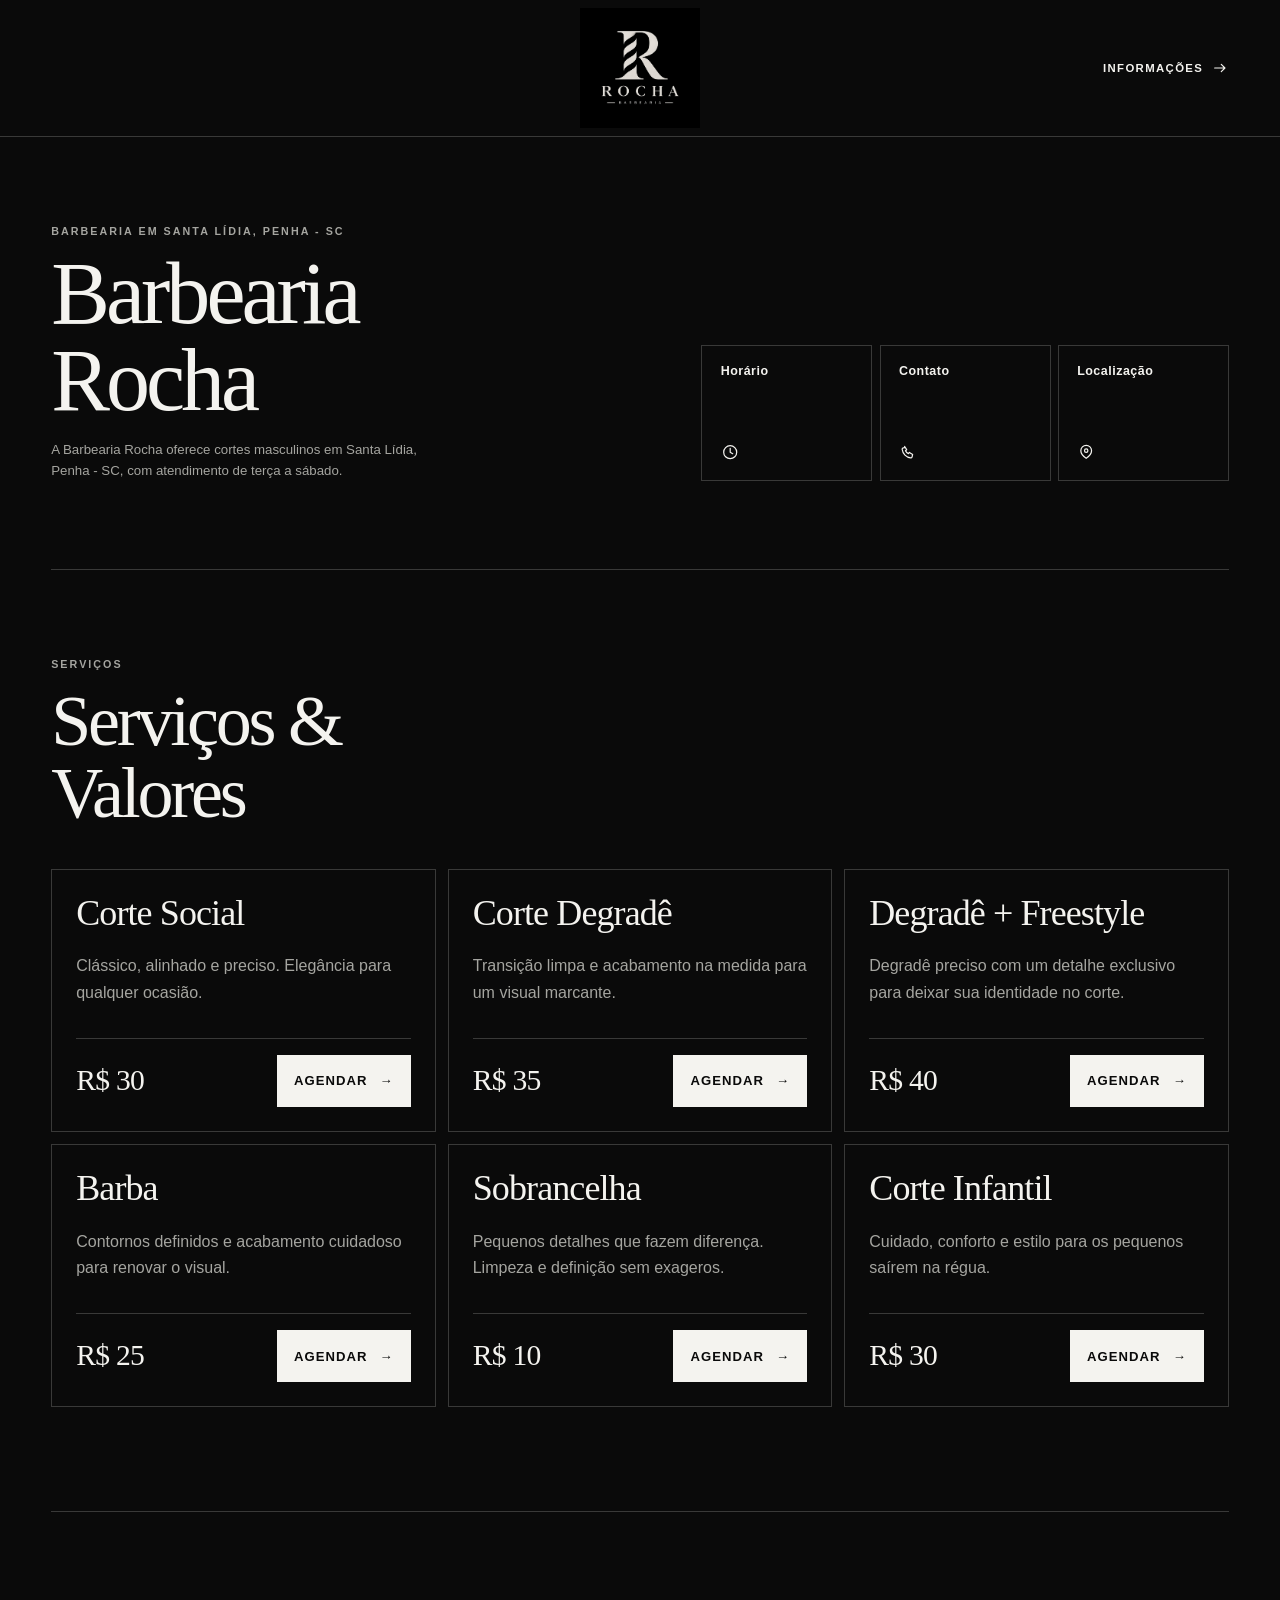
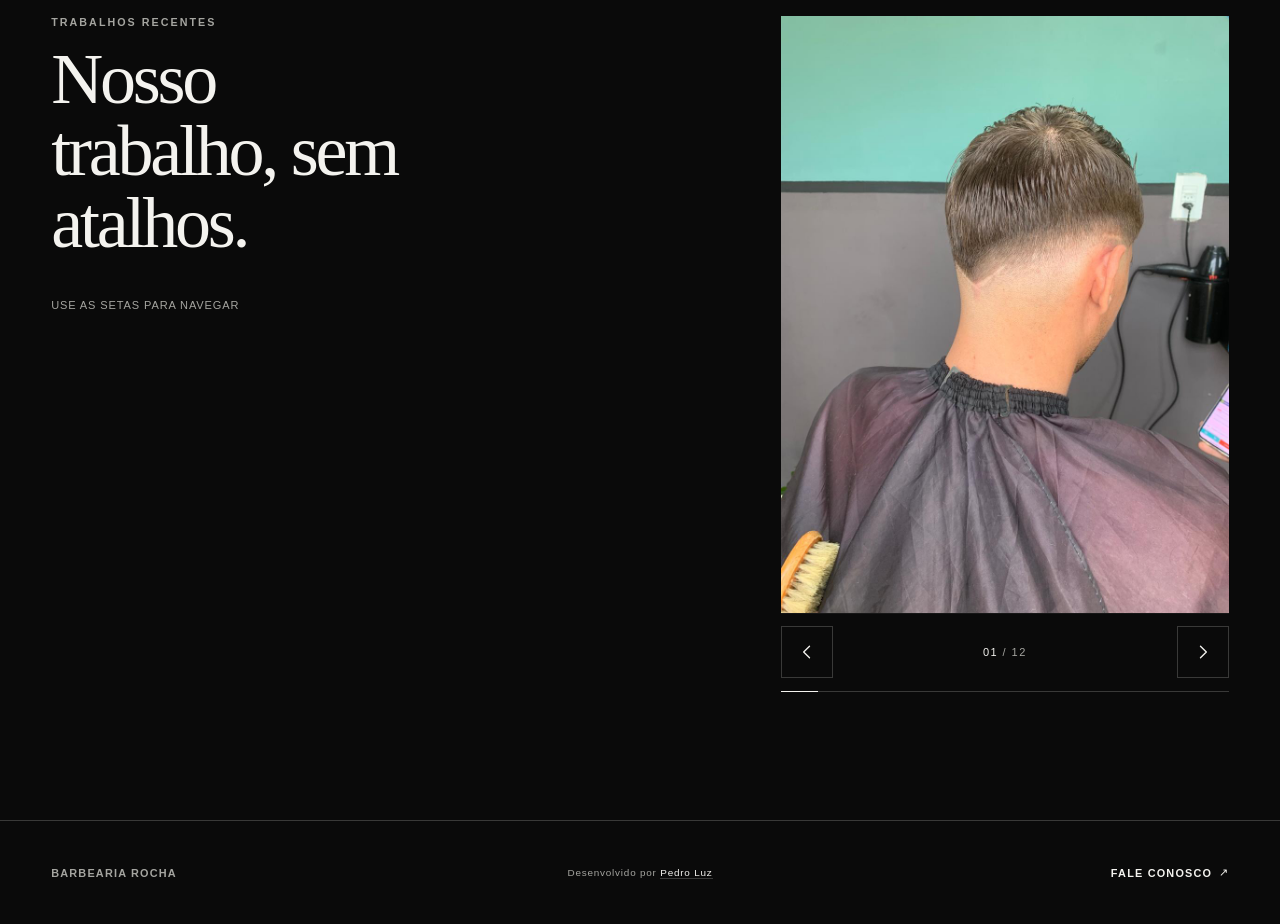
<file: index.html>
<!doctype html>
<html lang="pt-BR">
  <head>
    <meta charset="UTF-8" />
    <meta name="viewport" content="width=device-width, initial-scale=1" />
    <meta
      name="description"
      content="Barbearia Rocha em Santa Lídia, Penha - SC. Cortes masculinos com qualidade e atenção aos detalhes. Confira horários, localização e fale conosco pelo WhatsApp."
    />
    <meta name="theme-color" content="#0a0a0a" />
    <title>Barbearia Rocha | Barbearia em Santa Lídia, Penha - SC</title>
    <link rel="canonical" href="https://barbeariarocha.app.br/" />
    <meta property="og:type" content="website" />
    <meta property="og:title" content="Barbearia Rocha | Barbearia em Santa Lídia, Penha - SC" />
    <meta
      property="og:description"
      content="Barbearia Rocha em Santa Lídia, Penha - SC. Cortes masculinos com qualidade e atenção aos detalhes. Confira horários, localização e fale conosco pelo WhatsApp."
    />
    <meta property="og:url" content="https://barbeariarocha.app.br/" />
    <meta property="og:site_name" content="Barbearia Rocha" />
    <meta property="og:image" content="https://barbeariarocha.app.br/assets/rocha%20barbearia%20logo.jpeg" />
    <meta property="og:image:alt" content="Logo da Barbearia Rocha" />
    <link rel="icon" href="assets/rocha%20barbearia%20logo.jpeg" />
    <link rel="preload" as="image" href="assets/cortes%20rocha%20barbearia%20(1).jpeg" />
    <link rel="stylesheet" href="styles.css" />
    <script src="script.js" defer></script>
  </head>
  <body class="home-page">
    <a class="skip-link" href="#conteudo">Ir para o conteúdo</a>

    <header class="site-header">
      <div class="header-inner">
        <span class="header-side" aria-hidden="true"></span>
        <a class="brand" href="index.html" aria-label="Barbearia Rocha — página inicial">
          <img
            src="assets/rocha%20barbearia%20logo.jpeg"
            alt="Barbearia Rocha"
            width="1254"
            height="1254"
          />
        </a>
        <a class="header-link" href="informacoes.html">
          <span>Informações</span>
          <svg aria-hidden="true" viewBox="0 0 24 24">
            <path d="M5 12h14M14 7l5 5-5 5" />
          </svg>
        </a>
      </div>
    </header>

    <main id="conteudo" class="home-main">
      <section class="quick-nav" aria-labelledby="atalhos-titulo">
        <div class="section-intro">
          <p class="eyebrow">Barbearia em Santa Lídia, Penha - SC</p>
          <h1 id="atalhos-titulo">Barbearia Rocha</h1>
          <p class="section-note">A Barbearia Rocha oferece cortes masculinos em Santa Lídia, Penha - SC, com atendimento de terça a sábado.</p>
        </div>

        <nav class="quick-links" aria-label="Atalhos para a página de informações">
          <a href="informacoes.html#horarios">
            <span>Horário</span>
            <svg aria-hidden="true" viewBox="0 0 24 24">
              <circle cx="12" cy="12" r="8.5" />
              <path d="M12 7v5l3.25 2" />
            </svg>
          </a>
          <a href="informacoes.html#contato">
            <span>Contato</span>
            <svg aria-hidden="true" viewBox="0 0 24 24">
              <path d="M7.4 4.5 10 8.7 8.5 10c.8 1.8 2 3 3.8 3.8l1.3-1.5 4.2 2.6-.7 3.1c-.2.8-.9 1.4-1.8 1.4A12.8 12.8 0 0 1 4.1 8.2c0-.9.6-1.6 1.4-1.8l1.9-.4Z" />
            </svg>
          </a>
          <a href="informacoes.html#localizacao">
            <span>Localização</span>
            <svg aria-hidden="true" viewBox="0 0 24 24">
              <path d="M19 10c0 5-7 10-7 10S5 15 5 10a7 7 0 1 1 14 0Z" />
              <circle cx="12" cy="10" r="2.2" />
            </svg>
          </a>
        </nav>
      </section>

      <section class="services-section" aria-labelledby="servicos-titulo">
        <div class="services-heading">
          <p class="eyebrow">Serviços</p>
          <h2 id="servicos-titulo">Serviços &amp; Valores</h2>
        </div>

        <div class="services-grid">
          <article class="service-card">
            <h3>Corte Social</h3>
            <p class="service-description">Clássico, alinhado e preciso. Elegância para qualquer ocasião.</p>
            <div class="service-card-footer">
              <strong class="service-price">R$ 30</strong>
              <a class="service-book" href="https://wa.me/5547992467697?text=Ol%C3%A1!%20Quero%20agendar%20um%20Corte%20Social.%20Qual%20hor%C3%A1rio%20est%C3%A1%20dispon%C3%ADvel%3F" target="_blank" rel="noopener noreferrer" aria-label="Agendar Corte Social pelo WhatsApp">
                <span>Agendar</span><span aria-hidden="true">→</span>
              </a>
            </div>
          </article>

          <article class="service-card">
            <h3>Corte Degradê</h3>
            <p class="service-description">Transição limpa e acabamento na medida para um visual marcante.</p>
            <div class="service-card-footer">
              <strong class="service-price">R$ 35</strong>
              <a class="service-book" href="https://wa.me/5547992467697?text=Ol%C3%A1!%20Quero%20agendar%20um%20Corte%20Degrad%C3%AA.%20Qual%20hor%C3%A1rio%20est%C3%A1%20dispon%C3%ADvel%3F" target="_blank" rel="noopener noreferrer" aria-label="Agendar Corte Degradê pelo WhatsApp">
                <span>Agendar</span><span aria-hidden="true">→</span>
              </a>
            </div>
          </article>

          <article class="service-card">
            <h3>Degradê + Freestyle</h3>
            <p class="service-description">Degradê preciso com um detalhe exclusivo para deixar sua identidade no corte.</p>
            <div class="service-card-footer">
              <strong class="service-price">R$ 40</strong>
              <a class="service-book" href="https://wa.me/5547992467697?text=Ol%C3%A1!%20Quero%20agendar%20um%20Degrad%C3%AA%20%2B%20Freestyle.%20Qual%20hor%C3%A1rio%20est%C3%A1%20dispon%C3%ADvel%3F" target="_blank" rel="noopener noreferrer" aria-label="Agendar Degradê mais Freestyle pelo WhatsApp">
                <span>Agendar</span><span aria-hidden="true">→</span>
              </a>
            </div>
          </article>

          <article class="service-card">
            <h3>Barba</h3>
            <p class="service-description">Contornos definidos e acabamento cuidadoso para renovar o visual.</p>
            <div class="service-card-footer">
              <strong class="service-price">R$ 25</strong>
              <a class="service-book" href="https://wa.me/5547992467697?text=Ol%C3%A1!%20Quero%20agendar%20a%20Barba.%20Qual%20hor%C3%A1rio%20est%C3%A1%20dispon%C3%ADvel%3F" target="_blank" rel="noopener noreferrer" aria-label="Agendar Barba pelo WhatsApp">
                <span>Agendar</span><span aria-hidden="true">→</span>
              </a>
            </div>
          </article>

          <article class="service-card">
            <h3>Sobrancelha</h3>
            <p class="service-description">Pequenos detalhes que fazem diferença. Limpeza e definição sem exageros.</p>
            <div class="service-card-footer">
              <strong class="service-price">R$ 10</strong>
              <a class="service-book" href="https://wa.me/5547992467697?text=Ol%C3%A1!%20Quero%20agendar%20a%20Sobrancelha.%20Qual%20hor%C3%A1rio%20est%C3%A1%20dispon%C3%ADvel%3F" target="_blank" rel="noopener noreferrer" aria-label="Agendar Sobrancelha pelo WhatsApp">
                <span>Agendar</span><span aria-hidden="true">→</span>
              </a>
            </div>
          </article>

          <article class="service-card">
            <h3>Corte Infantil</h3>
            <p class="service-description">Cuidado, conforto e estilo para os pequenos saírem na régua.</p>
            <div class="service-card-footer">
              <strong class="service-price">R$ 30</strong>
              <a class="service-book" href="https://wa.me/5547992467697?text=Ol%C3%A1!%20Quero%20agendar%20um%20Corte%20Infantil.%20Qual%20hor%C3%A1rio%20est%C3%A1%20dispon%C3%ADvel%3F" target="_blank" rel="noopener noreferrer" aria-label="Agendar Corte Infantil pelo WhatsApp">
                <span>Agendar</span><span aria-hidden="true">→</span>
              </a>
            </div>
          </article>
        </div>
      </section>

      <section class="work-section" aria-labelledby="trabalhos-titulo">
        <div class="work-heading">
          <div>
            <p class="eyebrow">Trabalhos recentes</p>
            <h2 id="trabalhos-titulo">Nosso trabalho, sem atalhos.</h2>
          </div>
          <p class="carousel-hint">
            <span class="desktop-hint">Use as setas para navegar</span>
            <span class="mobile-hint">Deslize para navegar</span>
          </p>
        </div>

        <div class="carousel-shell">
          <div
            class="carousel"
            role="region"
            aria-roledescription="carrossel"
            aria-label="Cortes realizados pela Barbearia Rocha"
            tabindex="0"
          >
            <div class="carousel-track">
              <figure class="slide" aria-hidden="true">
                <img src="assets/cortes%20rocha%20barbearia%20(12).jpeg" alt="" width="960" height="1280" />
              </figure>
              <figure class="slide">
                <img src="assets/cortes%20rocha%20barbearia%20(1).jpeg" alt="Corte realizado pela Barbearia Rocha — foto 1 de 12" width="960" height="1280" />
              </figure>
              <figure class="slide">
                <img src="assets/cortes%20rocha%20barbearia%20(2).jpeg" alt="Corte realizado pela Barbearia Rocha — foto 2 de 12" width="960" height="1280" loading="lazy" />
              </figure>
              <figure class="slide">
                <img src="assets/cortes%20rocha%20barbearia%20(3).jpeg" alt="Corte realizado pela Barbearia Rocha — foto 3 de 12" width="960" height="1280" loading="lazy" />
              </figure>
              <figure class="slide">
                <img src="assets/cortes%20rocha%20barbearia%20(4).jpeg" alt="Corte realizado pela Barbearia Rocha — foto 4 de 12" width="960" height="1280" loading="lazy" />
              </figure>
              <figure class="slide">
                <img src="assets/cortes%20rocha%20barbearia%20(5).jpeg" alt="Corte realizado pela Barbearia Rocha — foto 5 de 12" width="960" height="1280" loading="lazy" />
              </figure>
              <figure class="slide">
                <img src="assets/cortes%20rocha%20barbearia%20(6).jpeg" alt="Corte realizado pela Barbearia Rocha — foto 6 de 12" width="960" height="1280" loading="lazy" />
              </figure>
              <figure class="slide">
                <img src="assets/cortes%20rocha%20barbearia%20(7).jpeg" alt="Corte realizado pela Barbearia Rocha — foto 7 de 12" width="960" height="1280" loading="lazy" />
              </figure>
              <figure class="slide">
                <img src="assets/cortes%20rocha%20barbearia%20(8).jpeg" alt="Corte realizado pela Barbearia Rocha — foto 8 de 12" width="960" height="1280" loading="lazy" />
              </figure>
              <figure class="slide">
                <img src="assets/cortes%20rocha%20barbearia%20(9).jpeg" alt="Corte realizado pela Barbearia Rocha — foto 9 de 12" width="960" height="1280" loading="lazy" />
              </figure>
              <figure class="slide">
                <img src="assets/cortes%20rocha%20barbearia%20(10).jpeg" alt="Corte realizado pela Barbearia Rocha — foto 10 de 12" width="960" height="1280" loading="lazy" />
              </figure>
              <figure class="slide">
                <img src="assets/cortes%20rocha%20barbearia%20(11).jpeg" alt="Corte realizado pela Barbearia Rocha — foto 11 de 12" width="960" height="1280" loading="lazy" />
              </figure>
              <figure class="slide">
                <img src="assets/cortes%20rocha%20barbearia%20(12).jpeg" alt="Corte realizado pela Barbearia Rocha — foto 12 de 12" width="960" height="1280" loading="lazy" />
              </figure>
              <figure class="slide" aria-hidden="true">
                <img src="assets/cortes%20rocha%20barbearia%20(1).jpeg" alt="" width="960" height="1280" />
              </figure>
            </div>
          </div>

          <div class="carousel-controls">
            <button class="carousel-button previous" type="button" aria-label="Foto anterior">
              <svg aria-hidden="true" viewBox="0 0 24 24"><path d="m15 5-7 7 7 7" /></svg>
            </button>
            <p class="slide-count" aria-live="polite" aria-atomic="true">
              <span class="current-slide">01</span><span aria-hidden="true"> / </span><span>12</span>
            </p>
            <button class="carousel-button next" type="button" aria-label="Próxima foto">
              <svg aria-hidden="true" viewBox="0 0 24 24"><path d="m9 5 7 7-7 7" /></svg>
            </button>
          </div>

          <div class="carousel-progress" aria-hidden="true">
            <span class="progress-fill"></span>
          </div>
        </div>
      </section>
    </main>

    <footer class="site-footer">
      <p>Barbearia Rocha</p>
      <p class="footer-signature">Desenvolvido por <a href="https://github.com/pedrx30" target="_blank" rel="noopener noreferrer">Pedro Luz</a></p>
      <a href="informacoes.html#contato">Fale conosco <span aria-hidden="true">↗</span></a>
    </footer>
  </body>
</html>
</file>
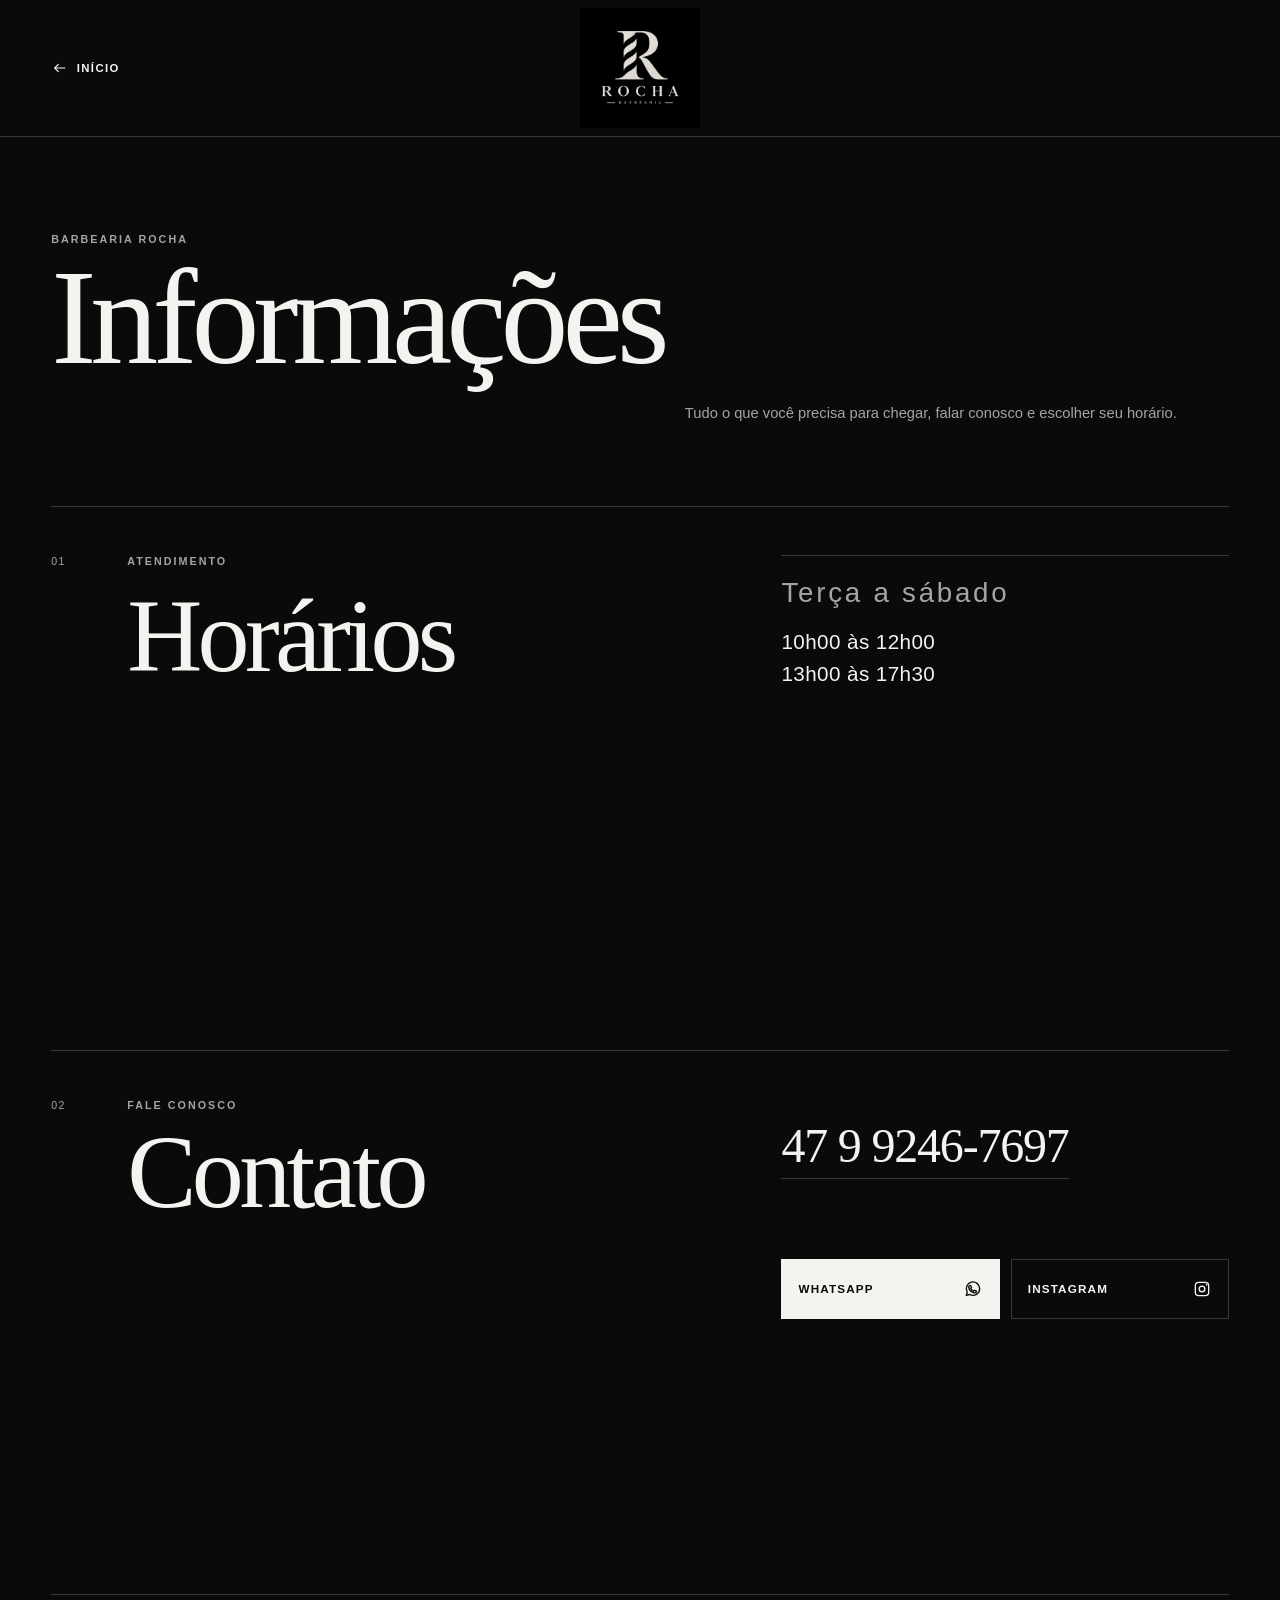
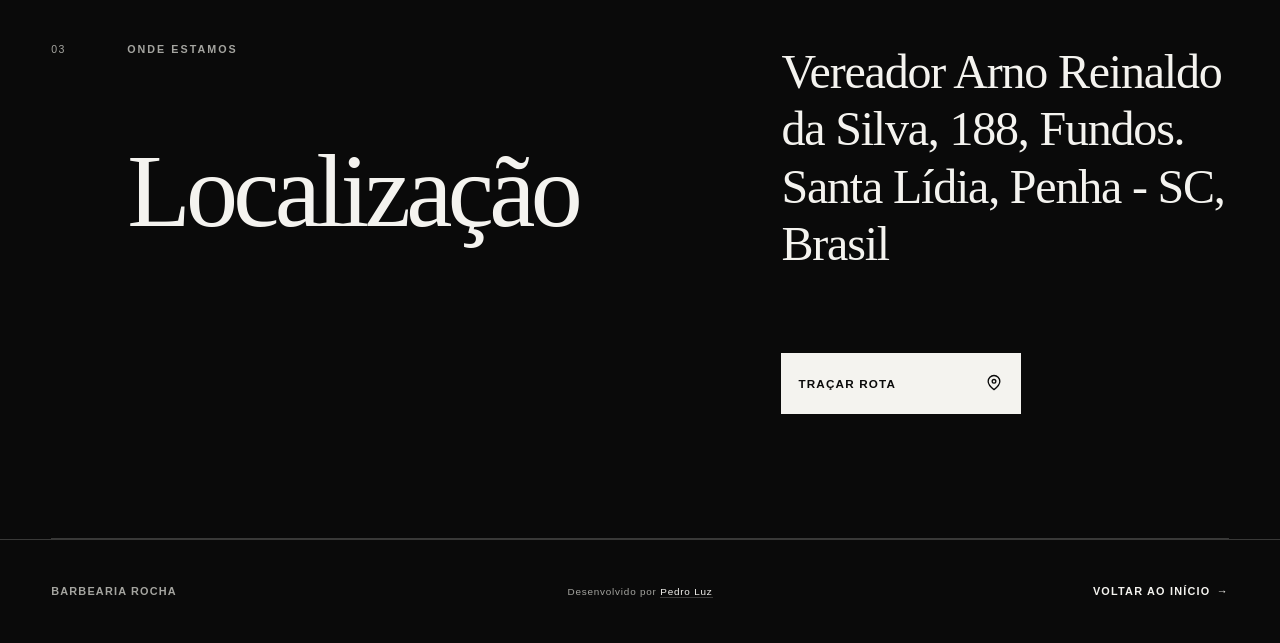
<file: informacoes.html>
<!doctype html>
<html lang="pt-BR">
  <head>
    <meta charset="UTF-8" />
    <meta name="viewport" content="width=device-width, initial-scale=1" />
    <meta
      name="description"
      content="Confira horários, localização e contato da Barbearia Rocha em Santa Lídia, Penha - SC. Veja o endereço e fale conosco pelo WhatsApp ou telefone."
    />
    <meta name="theme-color" content="#0a0a0a" />
    <title>Horários e Localização | Barbearia Rocha - Penha SC</title>
    <link rel="canonical" href="https://barbeariarocha.app.br/informacoes.html" />
    <meta property="og:type" content="website" />
    <meta property="og:title" content="Horários e Localização | Barbearia Rocha - Penha SC" />
    <meta
      property="og:description"
      content="Confira horários, localização e contato da Barbearia Rocha em Santa Lídia, Penha - SC. Veja o endereço e fale conosco pelo WhatsApp ou telefone."
    />
    <meta property="og:url" content="https://barbeariarocha.app.br/informacoes.html" />
    <meta property="og:site_name" content="Barbearia Rocha" />
    <meta property="og:image" content="https://barbeariarocha.app.br/assets/rocha%20barbearia%20logo.jpeg" />
    <meta property="og:image:alt" content="Logo da Barbearia Rocha" />
    <script type="application/ld+json">
      {
        "@context": "https://schema.org",
        "@type": "HairSalon",
        "name": "Barbearia Rocha",
        "url": "https://barbeariarocha.app.br/",
        "telephone": "+55 47 99246-7697",
        "address": {
          "@type": "PostalAddress",
          "streetAddress": "Vereador Arno Reinaldo da Silva, 188, Fundos",
          "addressLocality": "Penha",
          "addressRegion": "SC",
          "addressCountry": "BR"
        },
        "containedInPlace": {
          "@type": "Place",
          "name": "Santa Lídia"
        },
        "openingHoursSpecification": [
          {
            "@type": "OpeningHoursSpecification",
            "dayOfWeek": [
              "https://schema.org/Tuesday",
              "https://schema.org/Wednesday",
              "https://schema.org/Thursday",
              "https://schema.org/Friday",
              "https://schema.org/Saturday"
            ],
            "opens": "10:00",
            "closes": "12:00"
          },
          {
            "@type": "OpeningHoursSpecification",
            "dayOfWeek": [
              "https://schema.org/Tuesday",
              "https://schema.org/Wednesday",
              "https://schema.org/Thursday",
              "https://schema.org/Friday",
              "https://schema.org/Saturday"
            ],
            "opens": "13:00",
            "closes": "17:30"
          }
        ],
        "sameAs": [
          "https://www.instagram.com/rocha.barber0/"
        ]
      }
    </script>
    <link rel="icon" href="assets/rocha%20barbearia%20logo.jpeg" />
    <link rel="stylesheet" href="styles.css" />
  </head>
  <body class="info-page">
    <a class="skip-link" href="#conteudo">Ir para o conteúdo</a>

    <header class="site-header">
      <div class="header-inner">
        <a class="header-link header-link-back" href="index.html">
          <svg aria-hidden="true" viewBox="0 0 24 24">
            <path d="M19 12H5M10 7l-5 5 5 5" />
          </svg>
          <span>Início</span>
        </a>
        <a class="brand" href="index.html" aria-label="Barbearia Rocha — página inicial">
          <img
            src="assets/rocha%20barbearia%20logo.jpeg"
            alt="Barbearia Rocha"
            width="1254"
            height="1254"
          />
        </a>
        <span class="header-side" aria-hidden="true"></span>
      </div>
    </header>

    <main id="conteudo" class="info-main">
      <div class="info-title">
        <p class="eyebrow">Barbearia Rocha</p>
        <h1>Informações</h1>
        <p>Tudo o que você precisa para chegar, falar conosco e escolher seu horário.</p>
      </div>

      <div class="info-sections">
        <section id="horarios" class="info-section" aria-labelledby="horarios-titulo">
          <div class="section-number" aria-hidden="true">01</div>
          <div class="info-section-content">
            <p class="eyebrow">Atendimento</p>
            <h2 id="horarios-titulo">Horários</h2>
            <div class="hours-line">
              <span>Terça a sábado</span>
              <strong>10h00 às 12h00<br />13h00 às 17h30</strong>
            </div>
          </div>
        </section>

        <section id="contato" class="info-section" aria-labelledby="contato-titulo">
          <div class="section-number" aria-hidden="true">02</div>
          <div class="info-section-content">
            <p class="eyebrow">Fale conosco</p>
            <h2 id="contato-titulo">Contato</h2>
            <a class="phone-number" href="tel:+5547992467697" aria-label="Ligar para 47 9 9246-7697">47 9 9246-7697</a>
            <div class="action-group">
              <a class="action-button action-button-primary" href="https://wa.link/ezt2xf" target="_blank" rel="noopener noreferrer">
                <span>WhatsApp</span>
                <svg aria-hidden="true" viewBox="0 0 24 24">
                  <path d="M20 11.6a8 8 0 0 1-11.8 7l-4.2 1.1 1.1-4.1A8 8 0 1 1 20 11.6Z" />
                  <path d="M8.2 7.8c.3-.3.7-.2.9.1l1 1.8c.2.3.1.6-.1.8l-.7.7c.7 1.5 1.8 2.6 3.3 3.3l.7-.8c.2-.2.5-.3.8-.1l1.8 1c.3.2.4.6.2.9-.6.9-1.5 1.3-2.5 1.1-3.4-.7-6.1-3.3-6.8-6.7-.2-.8.2-1.6 1.4-2.1Z" />
                </svg>
              </a>
              <a class="action-button" href="https://www.instagram.com/rocha.barber0/" target="_blank" rel="noopener noreferrer">
                <span>Instagram</span>
                <svg aria-hidden="true" viewBox="0 0 24 24">
                  <rect x="4" y="4" width="16" height="16" rx="4" />
                  <circle cx="12" cy="12" r="3.4" />
                  <circle class="icon-fill" cx="17.4" cy="6.8" r="1" />
                </svg>
              </a>
            </div>
          </div>
        </section>

        <section id="localizacao" class="info-section" aria-labelledby="localizacao-titulo">
          <div class="section-number" aria-hidden="true">03</div>
          <div class="info-section-content">
            <p class="eyebrow">Onde estamos</p>
            <h2 id="localizacao-titulo">Localização</h2>
            <address>
              Vereador Arno Reinaldo da Silva, 188, Fundos.<br />
              Santa Lídia, Penha - SC, Brasil
            </address>
            <div class="action-group">
              <a class="action-button action-button-primary" href="https://maps.app.goo.gl/A3fYVPiTUcavHRwS6" target="_blank" rel="noopener noreferrer">
                <span>Traçar rota</span>
                <svg aria-hidden="true" viewBox="0 0 24 24">
                  <path d="M19 10c0 5-7 10-7 10S5 15 5 10a7 7 0 1 1 14 0Z" />
                  <circle cx="12" cy="10" r="2.2" />
                </svg>
              </a>
            </div>
          </div>
        </section>
      </div>
    </main>

    <footer class="site-footer">
      <p>Barbearia Rocha</p>
      <p class="footer-signature">Desenvolvido por <a href="https://github.com/pedrx30" target="_blank" rel="noopener noreferrer">Pedro Luz</a></p>
      <a href="index.html">Voltar ao início <span aria-hidden="true">→</span></a>
    </footer>
  </body>
</html>
</file>
<file: styles.css>
:root {
  --black: #0a0a0a;
  --near-black: #111111;
  --white: #f4f3ef;
  --pure-white: #ffffff;
  --gray: #a5a5a0;
  --line: rgba(244, 243, 239, 0.2);
  --page-pad: clamp(1rem, 4vw, 4.5rem);
  --max-width: 1440px;
  color-scheme: dark;
  font-family: Arial, Helvetica, sans-serif;
  font-synthesis: none;
}

*,
*::before,
*::after {
  box-sizing: border-box;
}

html {
  scroll-behavior: smooth;
  background: var(--black);
}

body {
  margin: 0;
  min-width: 320px;
  color: var(--white);
  background: var(--black);
  -webkit-font-smoothing: antialiased;
}

body::before {
  position: fixed;
  inset: 0;
  z-index: -1;
  background-image: radial-gradient(rgba(255, 255, 255, 0.035) 0.7px, transparent 0.7px);
  background-size: 5px 5px;
  pointer-events: none;
  content: "";
}

a {
  color: inherit;
  text-decoration: none;
}

button,
a {
  -webkit-tap-highlight-color: transparent;
}

button {
  color: inherit;
  font: inherit;
}

svg {
  display: block;
  width: 1.25rem;
  height: 1.25rem;
  fill: none;
  stroke: currentColor;
  stroke-width: 1.6;
  stroke-linecap: round;
  stroke-linejoin: round;
}

.icon-fill {
  fill: currentColor;
  stroke: none;
}

.skip-link {
  position: fixed;
  top: 0.75rem;
  left: 0.75rem;
  z-index: 100;
  padding: 0.75rem 1rem;
  color: var(--black);
  background: var(--white);
  transform: translateY(-150%);
  transition: transform 180ms ease;
}

.skip-link:focus {
  transform: translateY(0);
}

.site-header {
  border-bottom: 1px solid var(--line);
}

.header-inner {
  display: grid;
  grid-template-columns: 1fr auto 1fr;
  align-items: center;
  width: min(100%, var(--max-width));
  min-height: 7.25rem;
  margin: 0 auto;
  padding: 0 var(--page-pad);
}

.brand {
  display: block;
  width: 6.5rem;
  height: 6.5rem;
}

.brand img {
  display: block;
  width: 100%;
  height: 100%;
  object-fit: contain;
}

.header-side {
  min-width: 0;
}

.header-link {
  display: inline-flex;
  align-items: center;
  justify-self: end;
  gap: 0.5rem;
  min-height: 3rem;
  padding: 0.5rem 0;
  font-size: 0.71rem;
  font-weight: 700;
  letter-spacing: 0.12em;
  text-transform: uppercase;
}

.header-link-back {
  justify-self: start;
}

.header-link svg {
  width: 1.1rem;
  transition: transform 180ms ease;
}

.header-link:hover svg,
.header-link:focus-visible svg {
  transform: translateX(0.2rem);
}

.header-link-back:hover svg,
.header-link-back:focus-visible svg {
  transform: translateX(-0.2rem);
}

.home-main,
.info-main,
.site-footer {
  width: min(100%, var(--max-width));
  margin-inline: auto;
  padding-inline: var(--page-pad);
}

.quick-nav {
  padding: 3.25rem 0 4rem;
  border-bottom: 1px solid var(--line);
}

.section-intro h1,
.work-heading h2,
.info-title h1,
.info-section h2 {
  margin: 0;
  font-family: Georgia, "Times New Roman", serif;
  font-weight: 400;
  letter-spacing: -0.045em;
}

.section-intro h1 {
  max-width: 12ch;
  font-size: clamp(2.35rem, 8.5vw, 5.5rem);
  line-height: 0.98;
}

.eyebrow {
  margin: 0 0 0.85rem;
  color: var(--gray);
  font-size: 0.67rem;
  font-weight: 700;
  letter-spacing: 0.19em;
  line-height: 1.2;
  text-transform: uppercase;
}

.section-note {
  max-width: 25rem;
  margin: 1rem 0 0;
  color: var(--gray);
  font-size: 0.83rem;
  line-height: 1.55;
}

.quick-links {
  display: grid;
  grid-template-columns: repeat(3, minmax(0, 1fr));
  gap: 0.45rem;
  margin-top: 2rem;
}

.quick-links a {
  display: flex;
  min-width: 0;
  min-height: 5.75rem;
  padding: 0.85rem;
  border: 1px solid var(--line);
  flex-direction: column;
  align-items: flex-start;
  justify-content: space-between;
  gap: 1rem;
  font-size: clamp(0.64rem, 2.8vw, 0.78rem);
  font-weight: 700;
  letter-spacing: 0.04em;
  transition: color 180ms ease, background-color 180ms ease, border-color 180ms ease;
}

.quick-links svg {
  width: 1.15rem;
  height: 1.15rem;
}

.quick-links a:hover,
.quick-links a:focus-visible {
  color: var(--black);
  background: var(--white);
  border-color: var(--white);
}

.services-section {
  padding: 4rem 0;
  border-bottom: 1px solid var(--line);
}

.services-heading {
  margin-bottom: 2rem;
}

.services-heading h2 {
  max-width: 12ch;
  margin: 0;
  font-family: Georgia, "Times New Roman", serif;
  font-size: clamp(2.35rem, 9vw, 4.5rem);
  font-weight: 400;
  letter-spacing: -0.045em;
  line-height: 1;
}

.services-grid {
  display: grid;
  grid-template-columns: 1fr;
  grid-auto-rows: 1fr;
  gap: 0.75rem;
}

.service-card {
  display: flex;
  min-width: 0;
  padding: 1.25rem;
  border: 1px solid var(--line);
  flex-direction: column;
}

.service-card h3 {
  margin: 0;
  font-family: Georgia, "Times New Roman", serif;
  font-size: clamp(1.55rem, 7vw, 2.25rem);
  font-weight: 400;
  letter-spacing: -0.025em;
  line-height: 1.1;
}

.service-description {
  max-width: 32rem;
  margin: 1.25rem 0 2rem;
  color: var(--gray);
  font-size: 1rem;
  line-height: 1.65;
}

.service-card-footer {
  display: flex;
  margin-top: auto;
  padding-top: 1rem;
  border-top: 1px solid var(--line);
  align-items: center;
  justify-content: space-between;
  gap: 1rem;
}

.service-price {
  flex: 0 0 auto;
  font-family: Georgia, "Times New Roman", serif;
  font-size: 1.85rem;
  font-weight: 400;
  letter-spacing: -0.025em;
  line-height: 1;
}

.service-book {
  display: inline-flex;
  min-width: 7.5rem;
  min-height: 3.25rem;
  padding: 0.75rem 1rem;
  border: 1px solid var(--white);
  align-items: center;
  justify-content: space-between;
  gap: 0.75rem;
  color: var(--black);
  background: var(--white);
  font-size: 0.82rem;
  font-weight: 700;
  letter-spacing: 0.08em;
  text-transform: uppercase;
  transition: color 180ms ease, background-color 180ms ease;
}

.service-book:hover,
.service-book:focus-visible {
  color: var(--white);
  background: transparent;
}

.service-book:focus-visible {
  outline: 2px solid var(--white);
  outline-offset: 3px;
}

.work-section {
  padding: 4rem 0 5rem;
}

.work-heading {
  display: flex;
  margin-bottom: 2rem;
  align-items: flex-end;
  justify-content: space-between;
  gap: 2rem;
}

.work-heading h2 {
  max-width: 11ch;
  font-size: clamp(2.1rem, 8vw, 4.5rem);
  line-height: 1;
}

.carousel-hint {
  display: none;
  margin: 0;
  color: var(--gray);
  font-size: 0.69rem;
  letter-spacing: 0.08em;
  text-transform: uppercase;
}

.desktop-hint {
  display: none;
}

.carousel-shell {
  width: min(100%, 28rem);
  margin-inline: auto;
}

.carousel {
  position: relative;
  width: 100%;
  aspect-ratio: 3 / 4;
  overflow: hidden;
  background: #171717;
  outline: none;
  touch-action: pan-y pinch-zoom;
  cursor: grab;
}

.carousel:active {
  cursor: grabbing;
}

.carousel:focus-visible {
  outline: 2px solid var(--white);
  outline-offset: 4px;
}

.carousel-track {
  display: flex;
  height: 100%;
  transform: translate3d(-100%, 0, 0);
  will-change: transform;
}

.carousel-track.is-animating {
  transition: transform 620ms cubic-bezier(0.77, 0, 0.18, 1);
}

.slide {
  width: 100%;
  height: 100%;
  margin: 0;
  flex: 0 0 100%;
  user-select: none;
}

.slide img {
  display: block;
  width: 100%;
  height: 100%;
  object-fit: contain;
  -webkit-user-drag: none;
  pointer-events: none;
}

.carousel-controls {
  display: grid;
  grid-template-columns: 3.25rem 1fr 3.25rem;
  align-items: center;
  margin-top: 0.8rem;
}

.carousel-button {
  display: grid;
  width: 3.25rem;
  height: 3.25rem;
  padding: 0;
  border: 1px solid var(--line);
  background: transparent;
  place-items: center;
  cursor: pointer;
  transition: color 180ms ease, background-color 180ms ease, border-color 180ms ease;
}

.carousel-button:hover,
.carousel-button:focus-visible {
  color: var(--black);
  background: var(--white);
  border-color: var(--white);
}

.carousel-button:focus-visible,
.quick-links a:focus-visible,
.header-link:focus-visible,
.action-button:focus-visible,
.phone-number:focus-visible,
.site-footer a:focus-visible {
  outline: 2px solid var(--white);
  outline-offset: 3px;
}

.slide-count {
  margin: 0;
  color: var(--gray);
  font-size: 0.69rem;
  letter-spacing: 0.13em;
  text-align: center;
}

.current-slide {
  color: var(--white);
}

.carousel-progress {
  position: relative;
  height: 1px;
  margin-top: 0.8rem;
  overflow: hidden;
  background: var(--line);
}

.progress-fill {
  display: block;
  width: calc(100% / 12);
  height: 100%;
  background: var(--white);
  transform-origin: left;
  transition: transform 620ms cubic-bezier(0.77, 0, 0.18, 1);
}

.site-footer {
  display: grid;
  grid-template-columns: 1fr auto 1fr;
  min-height: 6.5rem;
  border-top: 1px solid var(--line);
  align-items: center;
  gap: 1.5rem;
  color: var(--gray);
  font-size: 0.68rem;
  font-weight: 700;
  letter-spacing: 0.11em;
  text-transform: uppercase;
}

.site-footer a {
  min-height: 2.75rem;
  display: inline-flex;
  align-items: center;
  color: var(--white);
}

.site-footer > a:last-child {
  justify-self: end;
}

.footer-signature {
  margin: 0;
  font-size: 0.62rem;
  font-weight: 400;
  letter-spacing: 0.08em;
  text-align: center;
  text-transform: none;
}

.footer-signature a {
  display: inline;
  min-height: 0;
  border-bottom: 1px solid var(--line);
  transition: border-color 180ms ease;
}

.footer-signature a:hover,
.footer-signature a:focus-visible {
  border-color: currentColor;
}

.site-footer a span {
  margin-left: 0.4rem;
}

/* Informações */
.info-title {
  padding: 3.5rem 0 3.25rem;
}

.info-title h1 {
  font-size: clamp(3.4rem, 15vw, 8.5rem);
  line-height: 0.86;
}

.info-title > p:last-child {
  max-width: 34rem;
  margin: 1.6rem 0 0;
  color: var(--gray);
  font-size: 0.92rem;
  line-height: 1.6;
}

.info-sections {
  border-top: 1px solid var(--line);
}

.info-section {
  display: grid;
  grid-template-columns: 2.5rem minmax(0, 1fr);
  gap: 0.75rem;
  min-height: 25rem;
  padding: 2rem 0 4rem;
  border-bottom: 1px solid var(--line);
  scroll-margin-top: 1rem;
}

.section-number {
  color: var(--gray);
  font-size: 0.66rem;
  letter-spacing: 0.14em;
}

.info-section-content {
  min-width: 0;
}

.info-section h2 {
  margin-bottom: 3.25rem;
  font-size: clamp(2.8rem, 13vw, 6.5rem);
  line-height: 0.9;
}

.hours-line {
  display: grid;
  gap: 0.7rem;
  padding-top: 1rem;
  border-top: 1px solid var(--line);
  font-size: 0.82rem;
  line-height: 1.55;
}

.hours-line span {
    color: var(--gray);
    font-size: 1.73rem; /* ALTERA AQUI PARA O CELULAR */
    letter-spacing: 0.1em;
}

.hours-line strong {
    font-weight: 400;
    font-size: 1.29rem; /* ALTERA AQUI PARA O CELULAR */
    letter-spacing: 0.02em;
}

.phone-number,
.info-section address {
  display: block;
  max-width: 22ch;
  margin: 0 0 2.5rem;
  font-family: Georgia, "Times New Roman", serif;
  font-size: clamp(1.65rem, 7vw, 3rem);
  font-style: normal;
  letter-spacing: -0.025em;
  line-height: 1.2;
}

.phone-number {
  width: fit-content;
  border-bottom: 1px solid var(--line);
  padding-bottom: 0.2rem;
}

.action-group {
  display: flex;
  flex-direction: column;
  gap: 0.7rem;
}

.action-button {
  display: flex;
  width: 100%;
  min-height: 3.8rem;
  padding: 0.9rem 1rem;
  border: 1px solid var(--line);
  align-items: center;
  justify-content: space-between;
  gap: 1rem;
  font-size: 0.73rem;
  font-weight: 700;
  letter-spacing: 0.1em;
  text-transform: uppercase;
  transition: color 180ms ease, background-color 180ms ease, border-color 180ms ease;
}

.action-button-primary,
.action-button:hover,
.action-button:focus-visible {
  color: var(--black);
  background: var(--white);
  border-color: var(--white);
}

.action-button-primary:hover,
.action-button-primary:focus-visible {
  color: var(--white);
  background: transparent;
  border-color: var(--white);
}

@media (min-width: 700px) {
  .header-inner {
    min-height: 8.5rem;
  }

  .brand {
    width: 7.5rem;
    height: 7.5rem;
  }

  .quick-nav {
    display: grid;
    grid-template-columns: minmax(0, 1fr) minmax(24rem, 0.9fr);
    gap: 4rem;
    padding: 5.5rem 0;
    align-items: end;
  }

  .quick-links {
    margin-top: 0;
  }

  .quick-links a {
    min-height: 8.5rem;
    padding: 1.15rem;
  }

  .services-section {
    padding: 5.5rem 0 6.5rem;
  }

  .services-heading {
    margin-bottom: 2.5rem;
  }

  .services-grid {
    grid-template-columns: repeat(2, minmax(0, 1fr));
  }

  .service-card {
    padding: 1.5rem;
  }

  .carousel-hint {
    display: block;
  }

  .mobile-hint {
    display: none;
  }

  .desktop-hint {
    display: inline;
  }

  .work-section {
    display: grid;
    grid-template-columns: minmax(15rem, 1fr) minmax(24rem, 28rem);
    gap: clamp(3rem, 9vw, 9rem);
    padding: 6.5rem 0 8rem;
    align-items: start;
  }

  .work-heading {
    position: sticky;
    top: 3rem;
    display: block;
    margin: 0;
  }

  .carousel-hint {
    margin-top: 2.5rem;
  }

  .info-title {
    padding: 6rem 0 5rem;
  }

  .info-title > p:last-child {
    margin-left: auto;
  }

  .info-section {
    grid-template-columns: 4rem minmax(0, 1fr);
    min-height: 34rem;
    padding: 3rem 0 5rem;
  }

  .info-section-content {
    display: grid;
    grid-template-columns: minmax(15rem, 0.9fr) minmax(19rem, 1fr);
    column-gap: 5rem;
    align-content: start;
  }

  .info-section-content > .eyebrow,
  .info-section-content > h2 {
    grid-column: 1;
  }

  .info-section-content > h2 {
    margin-bottom: 0;
  }

  .hours-line,
  .phone-number,
  .info-section address {
    grid-column: 2;
    grid-row: 1 / span 2;
    align-self: end;
    margin-top: 0;
  }

  .header-inner {
        min-height: 8.5rem;
    }

    .hours-line span {
        font-size: 1.73rem;
    }

    .hours-line strong {
        font-size: 1.29rem;
    }
}

  .action-group {
    grid-column: 2;
    margin-top: 2.5rem;
  }


@media (min-width: 1100px) {
  .services-grid {
    grid-template-columns: repeat(3, minmax(0, 1fr));
  }

  .info-section-content {
    grid-template-columns: minmax(22rem, 1fr) minmax(25rem, 0.85fr);
    column-gap: 8rem;
  }

  .action-group {
    flex-direction: row;
  }

  .action-button {
    max-width: 15rem;
  }
}

@media (max-width: 420px) {
  .site-footer {
    grid-template-columns: 1fr auto;
    padding-block: 1.25rem;
  }

  .footer-signature {
    grid-column: 1 / -1;
    grid-row: 2;
    justify-self: center;
  }

  .header-link span {
    position: absolute;
    width: 1px;
    height: 1px;
    padding: 0;
    margin: -1px;
    overflow: hidden;
    clip: rect(0, 0, 0, 0);
    white-space: nowrap;
    border: 0;
  }

  .header-link svg {
    width: 1.35rem;
    height: 1.35rem;
  }
}

@media (prefers-reduced-motion: reduce) {
  html {
    scroll-behavior: auto;
  }

  *,
  *::before,
  *::after {
    scroll-behavior: auto !important;
    transition-duration: 0.01ms !important;
    animation-duration: 0.01ms !important;
    animation-iteration-count: 1 !important;
  }
}
</file>
